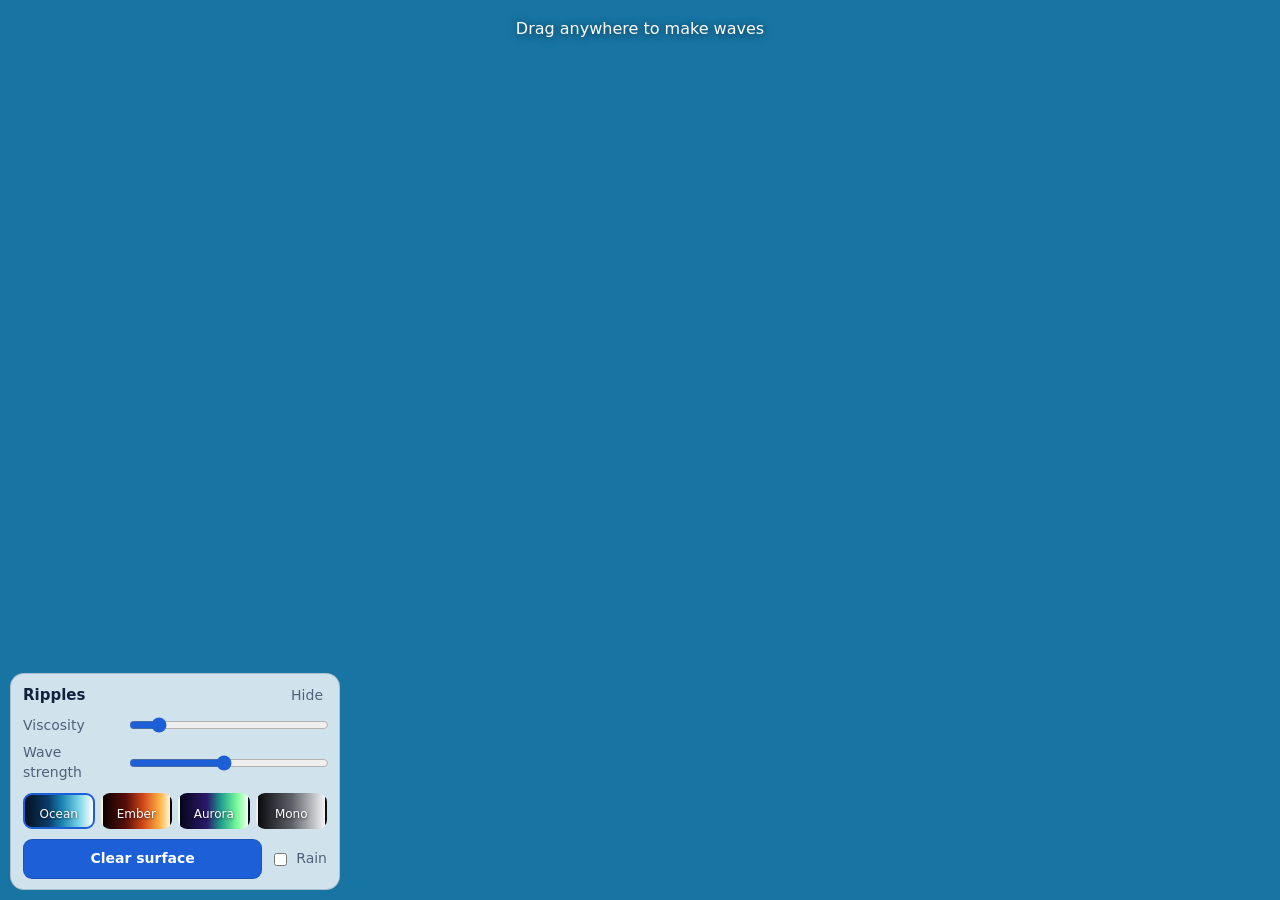
<file: fluid/index.html>
<!DOCTYPE html>
<html lang="en">
<head>
<meta charset="utf-8">
<meta name="viewport" content="width=device-width, initial-scale=1, viewport-fit=cover">
<title>Ripples</title>
<link rel="stylesheet" href="app.css"></head>
<body>
<canvas id="cv" aria-label="Water surface. Drag to make ripples."></canvas>
<div class="hint" id="hint">Drag anywhere to make waves</div>
<section class="panel" id="panel">
  <div class="hd"><b>Ripples</b><button id="tg" aria-expanded="true">Hide</button></div>
  <div class="body">
    <label class="row">Viscosity<input type="range" id="vi" min="0" max="100" value="12"></label>
    <label class="row">Wave strength<input type="range" id="st" min="5" max="100" value="50"></label>
    <div class="maps" id="maps" role="group" aria-label="Color map"></div>
    <div class="act"><button class="clr" id="clr">Clear surface</button><label><input type="checkbox" id="rain">Rain</label></div>
  </div>
</section>
<script src="index.js">
</script>
</body>
</html>
</file>
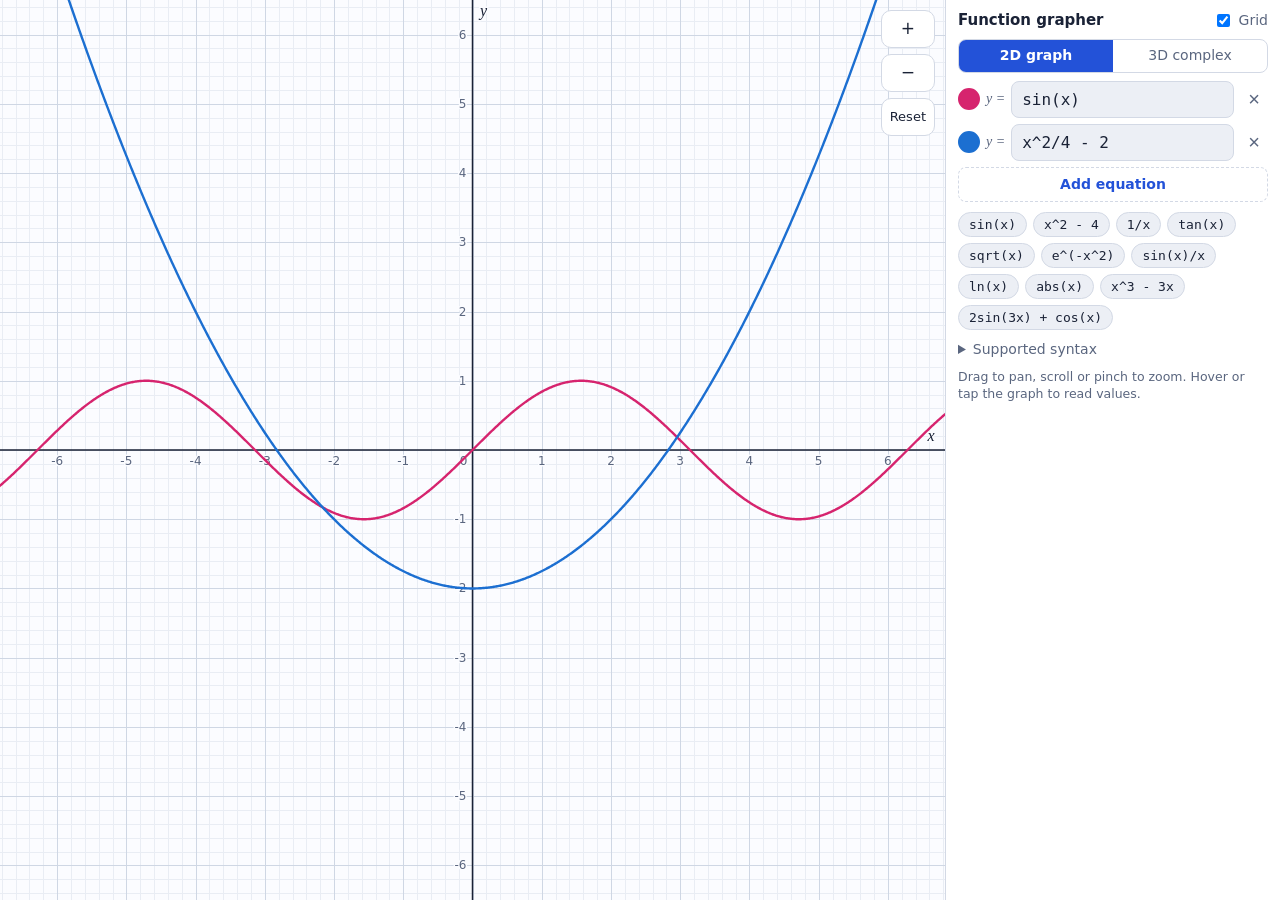
<file: graph/index.html>
<!DOCTYPE html>
<html lang="en">
<head>
<meta charset="utf-8">
<meta name="viewport" content="width=device-width, initial-scale=1, viewport-fit=cover">
<title>Function grapher</title>
<link rel="stylesheet" href="index.css">
</head>
<body>
<div class="app">
  <div class="stage" id="stage">
    <canvas id="cv" tabindex="0" aria-label="Graph of the entered equations. Drag to pan, scroll or pinch to zoom."></canvas>
    <div class="read" id="read" hidden></div>
    <div class="vb">
      <button id="zi" aria-label="Zoom in">+</button>
      <button id="zo" aria-label="Zoom out">&minus;</button>
      <button id="rs" aria-label="Reset view">Reset</button>
    </div>
  </div>
  <aside class="panel">
    <div class="top"><h1>Function grapher</h1><label class="chk"><input type="checkbox" id="gr" checked> Grid</label></div>
    <div class="seg"><button id="m2" aria-pressed="true">2D graph</button><button id="m3" aria-pressed="false">3D complex</button></div>
    <div class="c3" id="c3" hidden><label>Height <select id="hm"><option value="0">|f(z)|</option><option value="1">Re f(z)</option><option value="2">Im f(z)</option></select></label><label>Domain <select id="rg"><option value="2">&plusmn;2</option><option value="4" selected>&plusmn;4</option><option value="8">&plusmn;8</option></select></label></div>
    <div id="list"></div>
    <button class="add" id="add">Add equation</button>
    <div class="chips" id="chips" aria-label="Example equations"></div>
    <details><summary>Supported syntax</summary>
      <p>Operators + - * / ^, parentheses, and implicit multiplication (2x, 3sin(x)). Constants pi, e, tau. Functions sin cos tan asin acos atan sinh cosh tanh sqrt cbrt abs ln log (base 10) exp floor ceil round sign.</p>
    </details>
    <p class="hint" id="hint">Drag to pan, scroll or pinch to zoom. Hover or tap the graph to read values.</p>
  </aside>
</div>
<script src="index.js"></script>
</body>
</html>
</file>
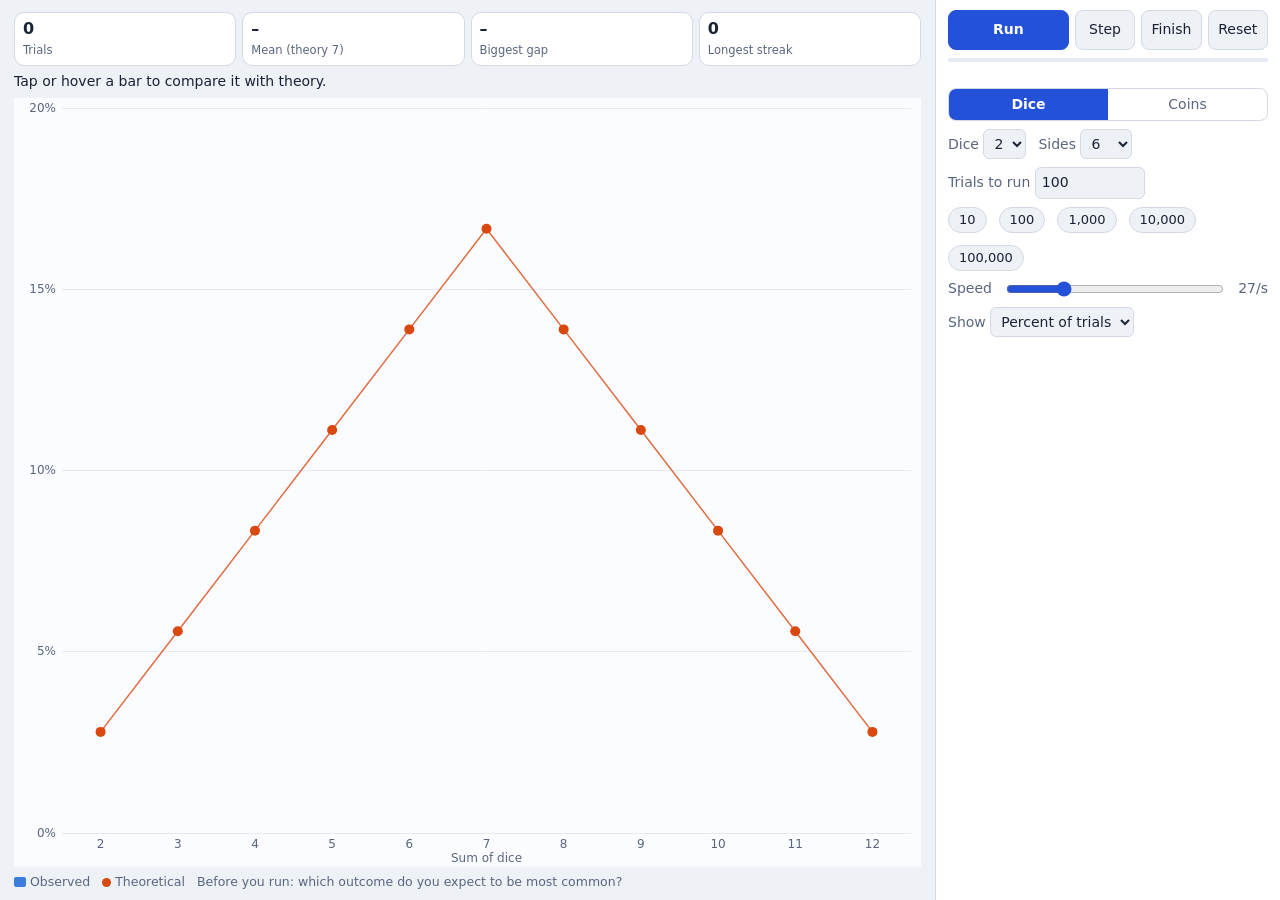
<file: probability/index.html>
<!DOCTYPE html>
<html lang="en">
<head>
<meta charset="utf-8">
<meta name="viewport" content="width=device-width, initial-scale=1, viewport-fit=cover">
<title>Probability simulator</title>
<link rel="stylesheet" href="main.css">
</head>
<body>
<div class="app">
  <main class="stage">
    <div class="stats">
      <div class="stat"><b id="sn">0</b><span>Trials</span></div>
      <div class="stat"><b id="sm">&ndash;</b><span id="sml">Mean (theory 0)</span></div>
      <div class="stat"><b id="sg">&ndash;</b><span>Biggest gap</span></div>
      <div class="stat"><b id="ss">0</b><span>Longest streak</span></div>
    </div>
    <div id="info"></div>
    <div class="wrap"><canvas id="cv" aria-label="Histogram of observed outcomes compared with theoretical probabilities"></canvas></div>
    <div class="foot"><span><i class="lg o"></i>Observed</span><span><i class="lg t"></i>Theoretical</span><span id="hint"></span></div>
  </main>
  <aside class="panel">
    <div class="btns"><button id="go" class="pri">Run</button><button id="step">Step</button><button id="fin">Finish</button><button id="rst">Reset</button></div>
    <div class="prog"><div id="pb"></div></div><div class="sm" id="left"></div>
    <div class="seg"><button id="mdice" aria-pressed="true">Dice</button><button id="mcoin" aria-pressed="false">Coins</button></div>
    <div class="f" id="fd"><label>Dice <select id="nd"><option>1</option><option selected>2</option><option>3</option><option>4</option></select></label>
      <label>Sides <select id="sd"><option>4</option><option selected>6</option><option>8</option><option>10</option><option>12</option><option>20</option></select></label></div>
    <div class="f" id="fc" hidden><label>Coins per trial <select id="nc"><option selected>1</option><option>2</option><option>3</option><option>4</option><option>6</option><option>8</option><option>10</option></select></label></div>
    <div class="f"><label>Trials to run <input type="number" id="tn" value="100" min="1" max="1000000"></label></div>
    <div class="f" id="presets"></div>
    <div class="f"><label for="sp">Speed</label><input type="range" id="sp" min="0" max="100" value="25"><span id="spl"></span></div>
    <div class="f"><label>Show <select id="un"><option value="pct">Percent of trials</option><option value="cnt">Counts</option></select></label></div>
  </aside>
</div>
<script src="index.js"></script>
</body>
</html>
</file>
<file: fluid/app.css>
:root{--bg:#06101c;--glass:rgba(255,255,255,.8);--ink:#14213d;--mute:#52607a;--line:rgba(20,33,61,.18);--accent:#1c5fd6;
box-sizing:border-box;padding-top:env(safe-area-inset-top,0px);padding-bottom:env(safe-area-inset-bottom,0px)}
@media (prefers-color-scheme:dark){:root:not([data-theme="light"]){--glass:rgba(14,20,32,.74);--ink:#e8edf7;--mute:#9aa7bf;--line:rgba(255,255,255,.16);--accent:#7aa2ff}}
:root[data-theme="dark"]{--glass:rgba(14,20,32,.74);--ink:#e8edf7;--mute:#9aa7bf;--line:rgba(255,255,255,.16);--accent:#7aa2ff}
html,body{height:100%;margin:0;overflow:hidden;background:var(--bg);font:14px/1.4 ui-sans-serif,system-ui,-apple-system,"Segoe UI",Roboto,sans-serif;color:var(--ink);-webkit-user-select:none;user-select:none}
canvas{position:fixed;inset:0;width:100%;height:100%;touch-action:none;cursor:crosshair;display:block}
.hint{position:fixed;left:0;right:0;top:calc(18px + env(safe-area-inset-top,0px));text-align:center;color:#fff;text-shadow:0 1px 8px rgba(0,0,0,.6);font-size:16px;pointer-events:none;transition:opacity .8s}
.hint.off{opacity:0}
.panel{position:fixed;left:10px;bottom:calc(10px + env(safe-area-inset-bottom,0px));width:min(330px,calc(100% - 20px));box-sizing:border-box;padding:10px 12px;background:var(--glass);-webkit-backdrop-filter:blur(14px);backdrop-filter:blur(14px);border:1px solid var(--line);border-radius:14px}
.hd{display:flex;justify-content:space-between;align-items:center}
.hd b{font-size:15px}
button,select,input{font:inherit;color:var(--ink)}
.hd button{background:none;border:0;color:var(--mute);cursor:pointer;padding:2px 4px}
.panel.min .body{display:none}
.row{display:grid;grid-template-columns:96px 1fr;align-items:center;gap:8px;margin-top:8px;color:var(--mute)}
.row input[type=range]{width:100%;accent-color:var(--accent)}
.maps{display:grid;grid-template-columns:repeat(4,1fr);gap:6px;margin-top:10px}
.maps button{border:2px solid transparent;border-radius:9px;padding:0;background:none;cursor:pointer;overflow:hidden;font-size:12px;color:#fff;text-shadow:0 1px 3px rgba(0,0,0,.7)}
.maps button span{display:block;padding:11px 0 5px}
.maps button[aria-pressed="true"]{border-color:var(--accent)}
.act{display:flex;gap:8px;align-items:center;margin-top:10px}
.act .clr{flex:1;padding:9px;border-radius:9px;border:1px solid var(--line);background:var(--accent);color:#fff;font-weight:650;cursor:pointer}
.act label{display:flex;gap:6px;align-items:center;color:var(--mute);cursor:pointer}
button:focus-visible,input:focus-visible{outline:2px solid var(--accent);outline-offset:2px}
</file>
<file: graph/index.css>
:root{--bg:#eceff5;--panel:#fff;--ink:#1a2236;--mute:#5a667f;--line:#d3d9e5;--accent:#2352d8;--err:#c4262e;--cv:#fbfcff;--gm:#e9edf4;--gM:#cfd7e4;--ax:#1a2236;
--c0:#d6246e;--c1:#1c6fd1;--c2:#2b9348;--c3:#e08600;--c4:#6a43d9;--c5:#0b8a9c;
box-sizing:border-box;padding-top:env(safe-area-inset-top,0px);padding-bottom:env(safe-area-inset-bottom,0px)}
@media (prefers-color-scheme:dark){:root:not([data-theme="light"]){--bg:#0c1018;--panel:#151b26;--ink:#e6ebf5;--mute:#93a0b8;--line:#2a3445;--accent:#7aa2ff;--err:#ff7a85;--cv:#0f141d;--gm:#182030;--gM:#27324a;--ax:#c9d3e6;
--c0:#ff5d9e;--c1:#59a8ff;--c2:#5fd37f;--c3:#ffb347;--c4:#a58bff;--c5:#38d0e3}}
:root[data-theme="dark"]{--bg:#0c1018;--panel:#151b26;--ink:#e6ebf5;--mute:#93a0b8;--line:#2a3445;--accent:#7aa2ff;--err:#ff7a85;--cv:#0f141d;--gm:#182030;--gM:#27324a;--ax:#c9d3e6;
--c0:#ff5d9e;--c1:#59a8ff;--c2:#5fd37f;--c3:#ffb347;--c4:#a58bff;--c5:#38d0e3}
html,body{height:100%;margin:0}
body{background:var(--bg);color:var(--ink);font:14px/1.4 ui-sans-serif,system-ui,-apple-system,"Segoe UI",Roboto,sans-serif}
.app{height:100%;display:flex;flex-direction:column}
.stage{position:relative;flex:1;min-height:0;min-width:0}
canvas{position:absolute;inset:0;width:100%;height:100%;touch-action:none;cursor:crosshair;outline:none}
.panel{background:var(--panel);border-top:1px solid var(--line);padding:10px 12px 12px;overflow:auto;max-height:44%}
.top{display:flex;justify-content:space-between;align-items:center;margin-bottom:8px}
h1{font-size:15px;margin:0;font-weight:650}
.chk{display:flex;gap:6px;align-items:center;color:var(--mute);cursor:pointer}
.fn{margin-bottom:6px}
.row{display:grid;grid-template-columns:auto auto 1fr auto;align-items:center;gap:6px}
.sw{width:22px;height:22px;border-radius:50%;border:2px solid var(--c);background:var(--c);cursor:pointer;padding:0}
.sw[aria-pressed="false"]{background:transparent}
.y{color:var(--mute);font-family:Georgia,serif;font-style:italic}
.fn input{min-width:0;font:16px ui-monospace,SFMono-Regular,Menlo,Consolas,monospace;padding:8px 10px;border:1px solid var(--line);border-radius:8px;background:var(--bg);color:var(--ink)}
.fn input:focus,button:focus-visible,canvas:focus-visible,summary:focus-visible{outline:2px solid var(--accent);outline-offset:1px}
.fn input[aria-invalid="true"]{border-color:var(--err)}
.del{border:0;background:none;color:var(--mute);font-size:20px;line-height:1;cursor:pointer;padding:4px 8px;border-radius:6px}
.msg{color:var(--err);font-size:12.5px;padding:3px 0 0 30px}
.msg.warn{color:var(--mute)}
.msg:empty{display:none}
.add{font:inherit;font-weight:600;color:var(--accent);background:none;border:1px dashed var(--line);border-radius:8px;padding:7px 12px;cursor:pointer;width:100%}
.add:disabled{opacity:.45;cursor:default}
.chips{display:flex;gap:6px;overflow-x:auto;padding:10px 0 4px}
.chip{flex:none;font:13px ui-monospace,SFMono-Regular,Menlo,Consolas,monospace;color:var(--ink);background:var(--bg);border:1px solid var(--line);border-radius:999px;padding:4px 10px;cursor:pointer}
details{color:var(--mute);margin-top:6px}
summary{cursor:pointer}
details p{margin:6px 0 0}
.seg{display:flex;margin:0 0 8px;border:1px solid var(--line);border-radius:8px;overflow:hidden}
.seg button{flex:1;font:inherit;padding:6px;background:none;border:0;color:var(--mute);cursor:pointer}
.seg button[aria-pressed="true"]{background:var(--accent);color:var(--panel);font-weight:600}
.c3{display:flex;gap:12px;margin-bottom:8px;color:var(--mute)}
.c3[hidden]{display:none}
.c3 select{font:inherit;color:var(--ink);background:var(--bg);border:1px solid var(--line);border-radius:6px;padding:4px}
.hint{color:var(--mute);margin:8px 0 0;font-size:12.5px}
.read{position:absolute;top:10px;left:10px;max-width:calc(100% - 100px);background:var(--panel);opacity:.95;border:1px solid var(--line);border-radius:10px;padding:7px 10px;font-variant-numeric:tabular-nums;pointer-events:none;font-size:13px}
.read[hidden]{display:none}
.read div{display:flex;gap:6px;align-items:center;white-space:nowrap;overflow:hidden;text-overflow:ellipsis}
.dot{width:9px;height:9px;border-radius:50%;flex:none}
.vb{position:absolute;top:10px;right:10px;display:flex;flex-direction:column;gap:6px;align-items:stretch}
.vb button{font:inherit;font-size:17px;min-width:38px;height:38px;padding:0 8px;color:var(--ink);background:var(--panel);border:1px solid var(--line);border-radius:10px;cursor:pointer}
.vb button#rs{font-size:13px}
@media (min-width:760px){
.app{flex-direction:row}
.panel{width:310px;max-height:none;border-top:0;border-left:1px solid var(--line);order:2}
.chips{flex-wrap:wrap;overflow:visible}
}
</file>
<file: probability/main.css>
:root{--bg:#eef1f6;--panel:#fff;--ink:#1a2236;--mute:#5a667f;--line:#d3d9e5;--accent:#2352d8;--cv:#fbfcff;--gm:#e6ebf3;--obs:#3b7ddd;--th:#d9480f;
box-sizing:border-box;padding-top:env(safe-area-inset-top,0px);padding-bottom:env(safe-area-inset-bottom,0px)}
@media (prefers-color-scheme:dark){:root:not([data-theme="light"]){--bg:#0c1018;--panel:#151b26;--ink:#e6ebf5;--mute:#93a0b8;--line:#2a3445;--accent:#7aa2ff;--cv:#0f141d;--gm:#1c2535;--obs:#6aa6ff;--th:#ffa94d}}
:root[data-theme="dark"]{--bg:#0c1018;--panel:#151b26;--ink:#e6ebf5;--mute:#93a0b8;--line:#2a3445;--accent:#7aa2ff;--cv:#0f141d;--gm:#1c2535;--obs:#6aa6ff;--th:#ffa94d}
html,body{height:100%;margin:0}
body{background:var(--bg);color:var(--ink);font:14px/1.4 ui-sans-serif,system-ui,-apple-system,"Segoe UI",Roboto,sans-serif}
.app{height:100%;display:flex;flex-direction:column}
.stage{flex:1;min-height:0;min-width:0;display:flex;flex-direction:column;padding:8px 10px 6px;gap:6px}
.stats{display:grid;grid-template-columns:repeat(4,1fr);gap:6px}
.stat{background:var(--panel);border:1px solid var(--line);border-radius:10px;padding:5px 8px;min-width:0}
.stat b{display:block;font-size:16px;font-variant-numeric:tabular-nums;white-space:nowrap;overflow:hidden;text-overflow:ellipsis}
.stat span{color:var(--mute);font-size:11.5px}
#info{min-height:20px;font-variant-numeric:tabular-nums;color:var(--ink)}
.wrap{position:relative;flex:1;min-height:120px}
canvas{position:absolute;inset:0;width:100%;height:100%;touch-action:pan-y}
.foot{color:var(--mute);font-size:12.5px;display:flex;gap:12px;flex-wrap:wrap;align-items:baseline}
.lg{display:inline-block;vertical-align:-1px;margin-right:4px}
.lg.o{width:12px;height:10px;background:var(--obs);border-radius:2px}
.lg.t{width:9px;height:9px;background:var(--th);border-radius:50%}
.panel{background:var(--panel);border-top:1px solid var(--line);padding:10px 12px 12px;overflow:auto;max-height:46%}
.btns{display:grid;grid-template-columns:2fr 1fr 1fr 1fr;gap:6px}
button,select,input{font:inherit;color:var(--ink)}
.btns button{padding:9px 6px;border-radius:8px;border:1px solid var(--line);background:var(--bg);cursor:pointer}
.btns .pri{background:var(--accent);color:var(--panel);border-color:var(--accent);font-weight:650}
.prog{height:4px;background:var(--gm);border-radius:2px;margin:8px 0 2px;overflow:hidden}
#pb{height:100%;width:0;background:var(--accent)}
.sm{color:var(--mute);font-size:12.5px;min-height:18px}
.seg{display:flex;margin:6px 0 8px;border:1px solid var(--line);border-radius:8px;overflow:hidden}
.seg button{flex:1;padding:6px;background:none;border:0;color:var(--mute);cursor:pointer}
.seg button[aria-pressed="true"]{background:var(--accent);color:var(--panel);font-weight:600}
.f{display:flex;gap:12px;align-items:center;flex-wrap:wrap;margin-bottom:8px;color:var(--mute)}
.f[hidden]{display:none}
.f select,.f input[type=number]{background:var(--bg);border:1px solid var(--line);border-radius:6px;padding:5px 6px}
.f input[type=number]{width:96px}
.chip{background:var(--bg);border:1px solid var(--line);border-radius:999px;padding:3px 10px;cursor:pointer;font-size:13px}
.f input[type=range]{flex:1;min-width:120px;accent-color:var(--accent)}
button:focus-visible,select:focus-visible,input:focus-visible{outline:2px solid var(--accent);outline-offset:1px}
@media (min-width:760px){
.app{flex-direction:row}
.panel{width:320px;max-height:none;border-top:0;border-left:1px solid var(--line);order:2}
.stage{padding:12px 14px 10px}
}
</file>
